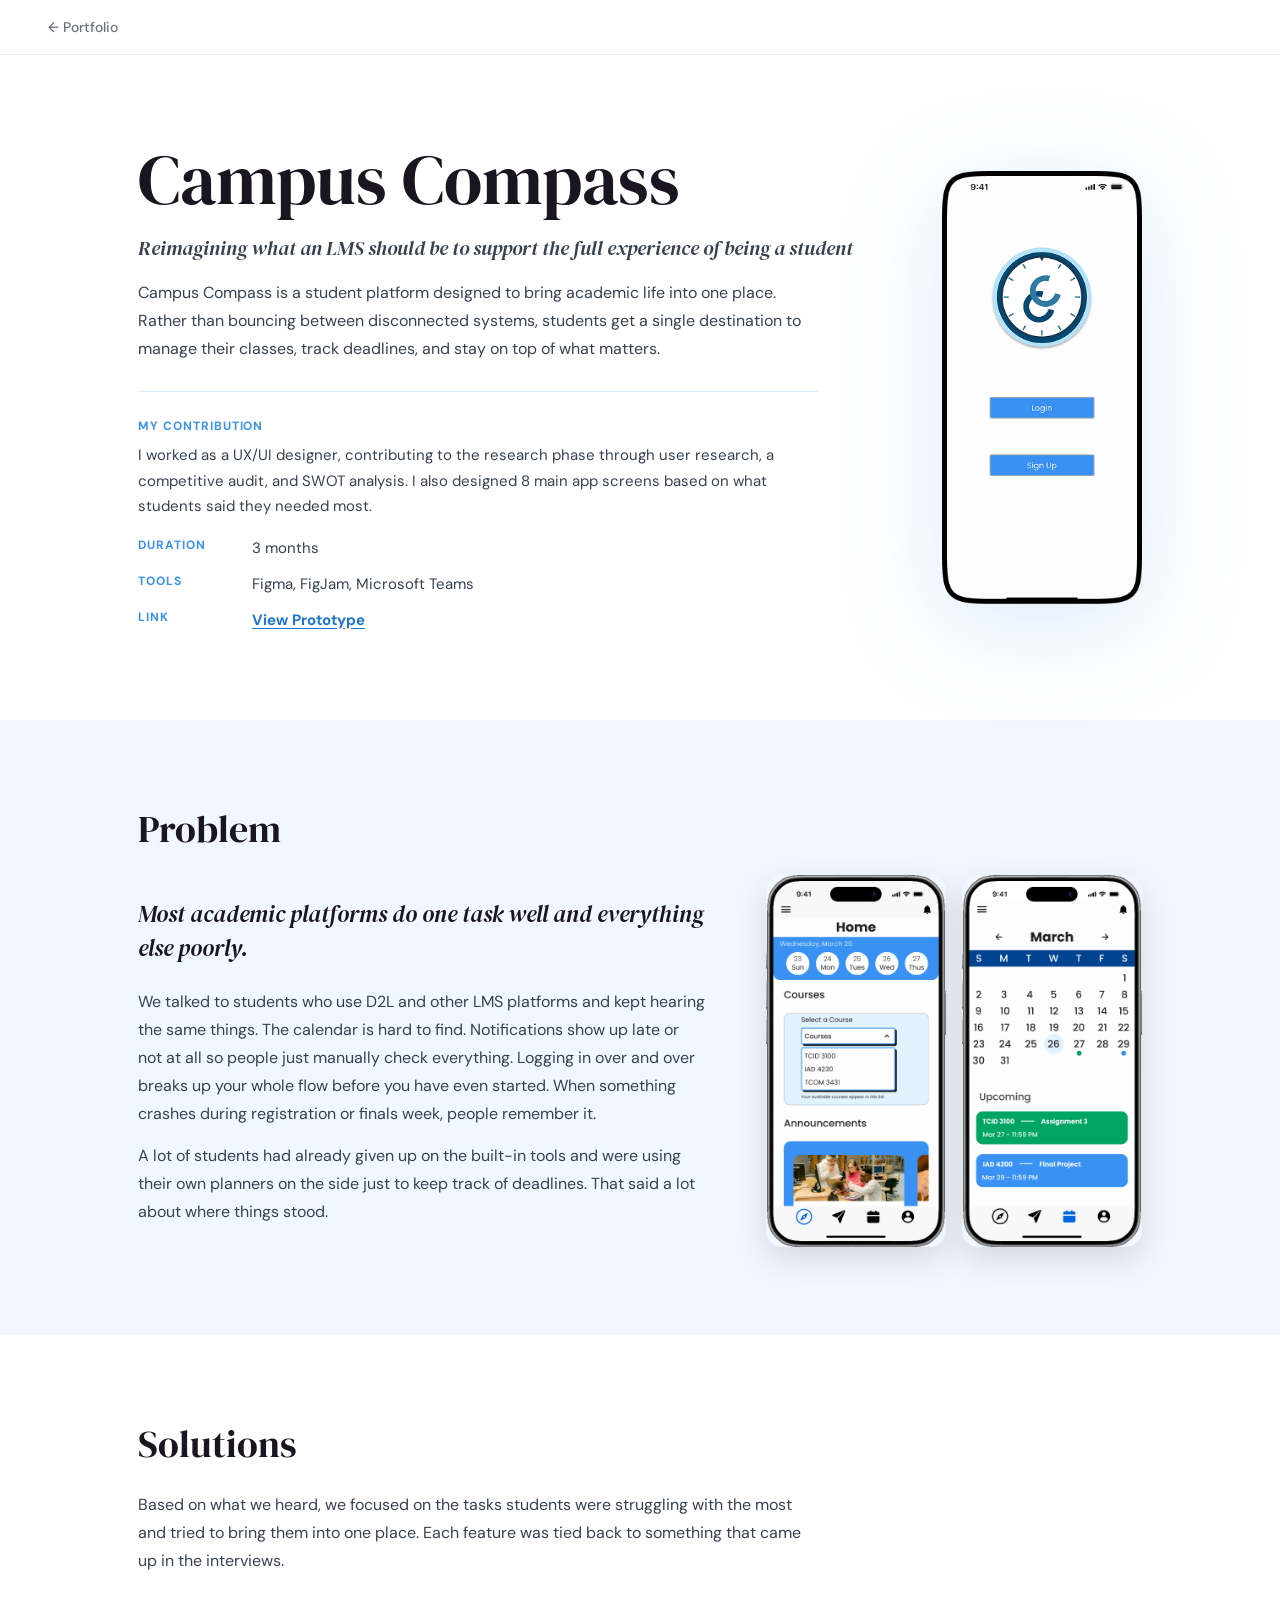
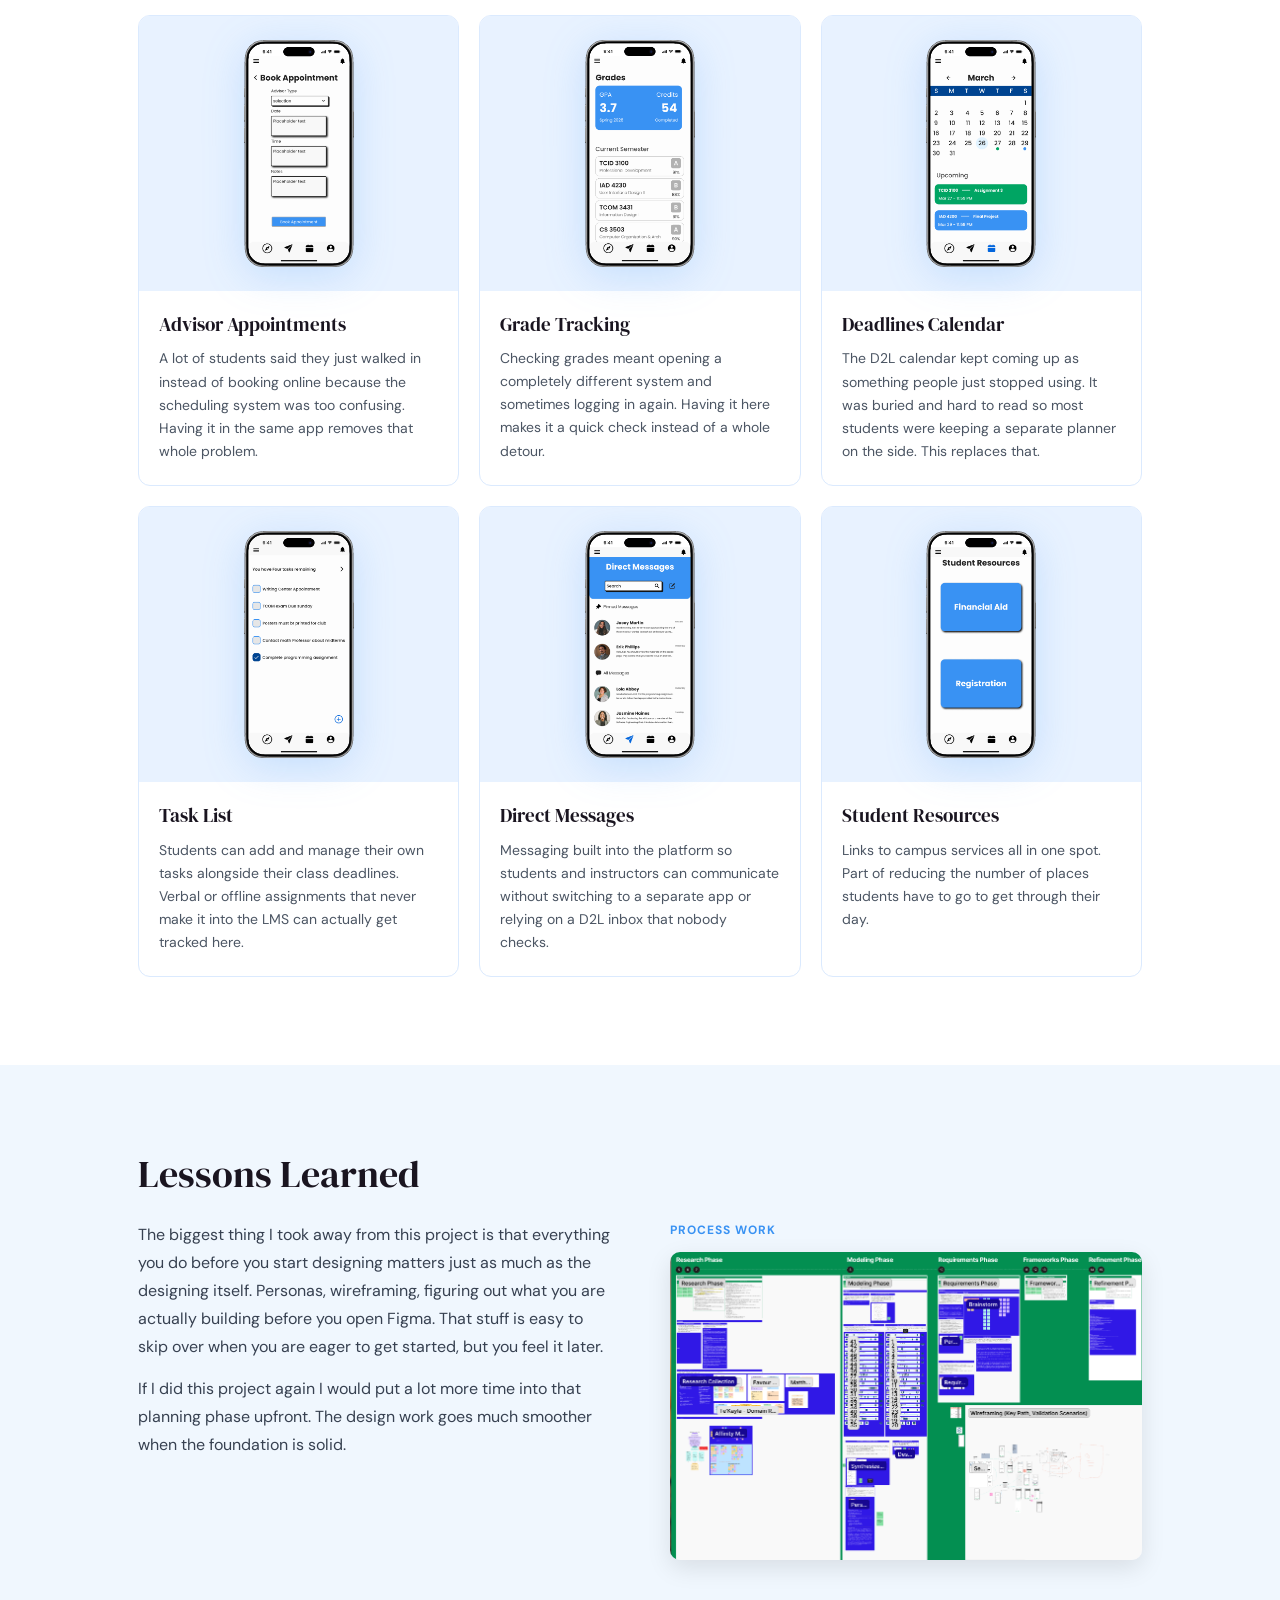
<file: campus-compass/index.html>
<!DOCTYPE html>
<html lang="en">
<head>
  <meta charset="UTF-8" />
  <meta name="viewport" content="width=device-width, initial-scale=1.0" />
  <title>Campus Compass</title>
  <link rel="preconnect" href="https://fonts.googleapis.com">
  <link rel="preconnect" href="https://fonts.gstatic.com" crossorigin>
  <link href="https://fonts.googleapis.com/css2?family=DM+Sans:ital,wght@0,300;0,400;0,500;0,600;0,700;1,400&family=DM+Serif+Display:ital@0;1&display=swap" rel="stylesheet">
  <link rel="stylesheet" href="/campus-compass/styles.css" />
</head>
<body>

<!-- BACK NAV -->
<nav class="back-nav">
  <a href="/index.html#projects">← Portfolio</a>
</nav>

<!-- INTRODUCTION -->
<section class="section white">
  <div class="container">
    <div class="intro-split">
      <div class="intro-text">
        <h1 class="page-title">Campus Compass</h1>
        <p class="intro-hook">Reimagining what an LMS should be to support the full experience of being a student</p>
        <p class="body-text">Campus Compass is a student platform designed to bring academic life into one place. Rather than bouncing between disconnected systems, students get a single destination to manage their classes, track deadlines, and stay on top of what matters.</p>
        <div class="project-meta" aria-label="Project details">
          <div class="meta-summary">
            <span class="meta-label">My Contribution</span>
            <p>I worked as a UX/UI designer, contributing to the research phase through user research, a competitive audit, and SWOT analysis. I also designed 8 main app screens based on what students said they needed most.</p>
          </div>
          <div class="meta-item">
            <span class="meta-label">Duration</span>
            <span>3 months</span>
          </div>
          <div class="meta-item">
            <span class="meta-label">Tools</span>
            <span>Figma, FigJam, Microsoft Teams</span>
          </div>
          <div class="meta-item">
            <span class="meta-label">Link</span>
            <a href="https://www.figma.com/proto/IguZeImLwIfHErtKYxwdQc/Team-Denny---Design-File--Campus-Compass-?node-id=774-2290&p=f&t=JuLgXbc2a0t9bIEN-1&scaling=scale-down&content-scaling=fixed&page-id=2%3A2&starting-point-node-id=849%3A2606&show-proto-sidebar=1" target="_blank" rel="noreferrer">View Prototype</a>
          </div>
        </div>
      </div>
      <div class="intro-phone">
        <img src="/campus-compass/images/login-screen.png" alt="Campus Compass app" />
      </div>
    </div>
  </div>
</section>

<!-- PROBLEM -->
<section class="section cream">
  <div class="container">
    <div class="label-row">
      <h2 class="section-title">Problem</h2>
    </div>
    <div class="problem-split">
      <div class="problem-text">
        <p class="pull-quote">Most academic platforms do one task well and everything else poorly.</p>
        <p class="body-text">We talked to students who use D2L and other LMS platforms and kept hearing the same things. The calendar is hard to find. Notifications show up late or not at all so people just manually check everything. Logging in over and over breaks up your whole flow before you have even started. When something crashes during registration or finals week, people remember it.</p>
        <p class="body-text">A lot of students had already given up on the built-in tools and were using their own planners on the side just to keep track of deadlines. That said a lot about where things stood.</p>
      </div>
      <div class="image-row">
        <div class="image-frame">
          <img src="/campus-compass/images/home-screen.png" alt="Campus Compass home screen" />
        </div>
        <div class="image-frame">
          <img src="/campus-compass/images/calendar-screen.png" alt="Campus Compass calendar screen" />
        </div>
      </div>
    </div>
  </div>
</section>

<!-- SOLUTIONS -->
<section class="section white">
  <div class="container">
    <div class="label-row">
      <h2 class="section-title">Solutions</h2>
    </div>
    <p class="body-text">Based on what we heard, we focused on the tasks students were struggling with the most and tried to bring them into one place. Each feature was tied back to something that came up in the interviews.</p>
    <div class="cards">

      <div class="card">
        <div class="card-img">
          <img src="/campus-compass/images/book-appointment-screen.png" alt="Book appointment screen" />
        </div>
        <div class="card-body">
          <h3 class="card-title">Advisor Appointments</h3>
          <p class="card-text">A lot of students said they just walked in instead of booking online because the scheduling system was too confusing. Having it in the same app removes that whole problem.</p>
        </div>
      </div>

      <div class="card">
        <div class="card-img">
          <img src="/campus-compass/images/all-grades-screen.png" alt="All grades screen" />
        </div>
        <div class="card-body">
          <h3 class="card-title">Grade Tracking</h3>
          <p class="card-text">Checking grades meant opening a completely different system and sometimes logging in again. Having it here makes it a quick check instead of a whole detour.</p>
        </div>
      </div>

      <div class="card">
        <div class="card-img">
          <img src="/campus-compass/images/calendar-screen.png" alt="Deadlines calendar screen" />
        </div>
        <div class="card-body">
          <h3 class="card-title">Deadlines Calendar</h3>
          <p class="card-text">The D2L calendar kept coming up as something people just stopped using. It was buried and hard to read so most students were keeping a separate planner on the side. This replaces that.</p>
        </div>
      </div>

      <div class="card">
        <div class="card-img">
          <img src="/campus-compass/images/tasks-list-screen.png" alt="Task list screen" />
        </div>
        <div class="card-body">
          <h3 class="card-title">Task List</h3>
          <p class="card-text">Students can add and manage their own tasks alongside their class deadlines. Verbal or offline assignments that never make it into the LMS can actually get tracked here.</p>
        </div>
      </div>

      <div class="card">
        <div class="card-img">
          <img src="/campus-compass/images/dms-screen.png" alt="Direct messages screen" />
        </div>
        <div class="card-body">
          <h3 class="card-title">Direct Messages</h3>
          <p class="card-text">Messaging built into the platform so students and instructors can communicate without switching to a separate app or relying on a D2L inbox that nobody checks.</p>
        </div>
      </div>

      <div class="card">
        <div class="card-img">
          <img src="/campus-compass/images/resources-screen.png" alt="Student resources screen" />
        </div>
        <div class="card-body">
          <h3 class="card-title">Student Resources</h3>
          <p class="card-text">Links to campus services all in one spot. Part of reducing the number of places students have to go to get through their day.</p>
        </div>
      </div>

    </div>
  </div>
</section>

<!-- LESSONS LEARNED -->
<section class="section cream">
  <div class="container">
    <div class="label-row">
      <h2 class="section-title">Lessons Learned</h2>
    </div>
    <div class="lessons-split">
      <div class="lessons-text">
        <p class="body-text">The biggest thing I took away from this project is that everything you do before you start designing matters just as much as the designing itself. Personas, wireframing, figuring out what you are actually building before you open Figma. That stuff is easy to skip over when you are eager to get started, but you feel it later.</p>
        <p class="body-text">If I did this project again I would put a lot more time into that planning phase upfront. The design work goes much smoother when the foundation is solid.</p>
      </div>
      <div class="lessons-media">
        <p class="process-label">Process Work</p>
        <img src="/campus-compass/images/planning.png" alt="FigJam project planning board" class="process-img" />
      </div>
    </div>
  </div>
</section>


</body>
</html>
</file>
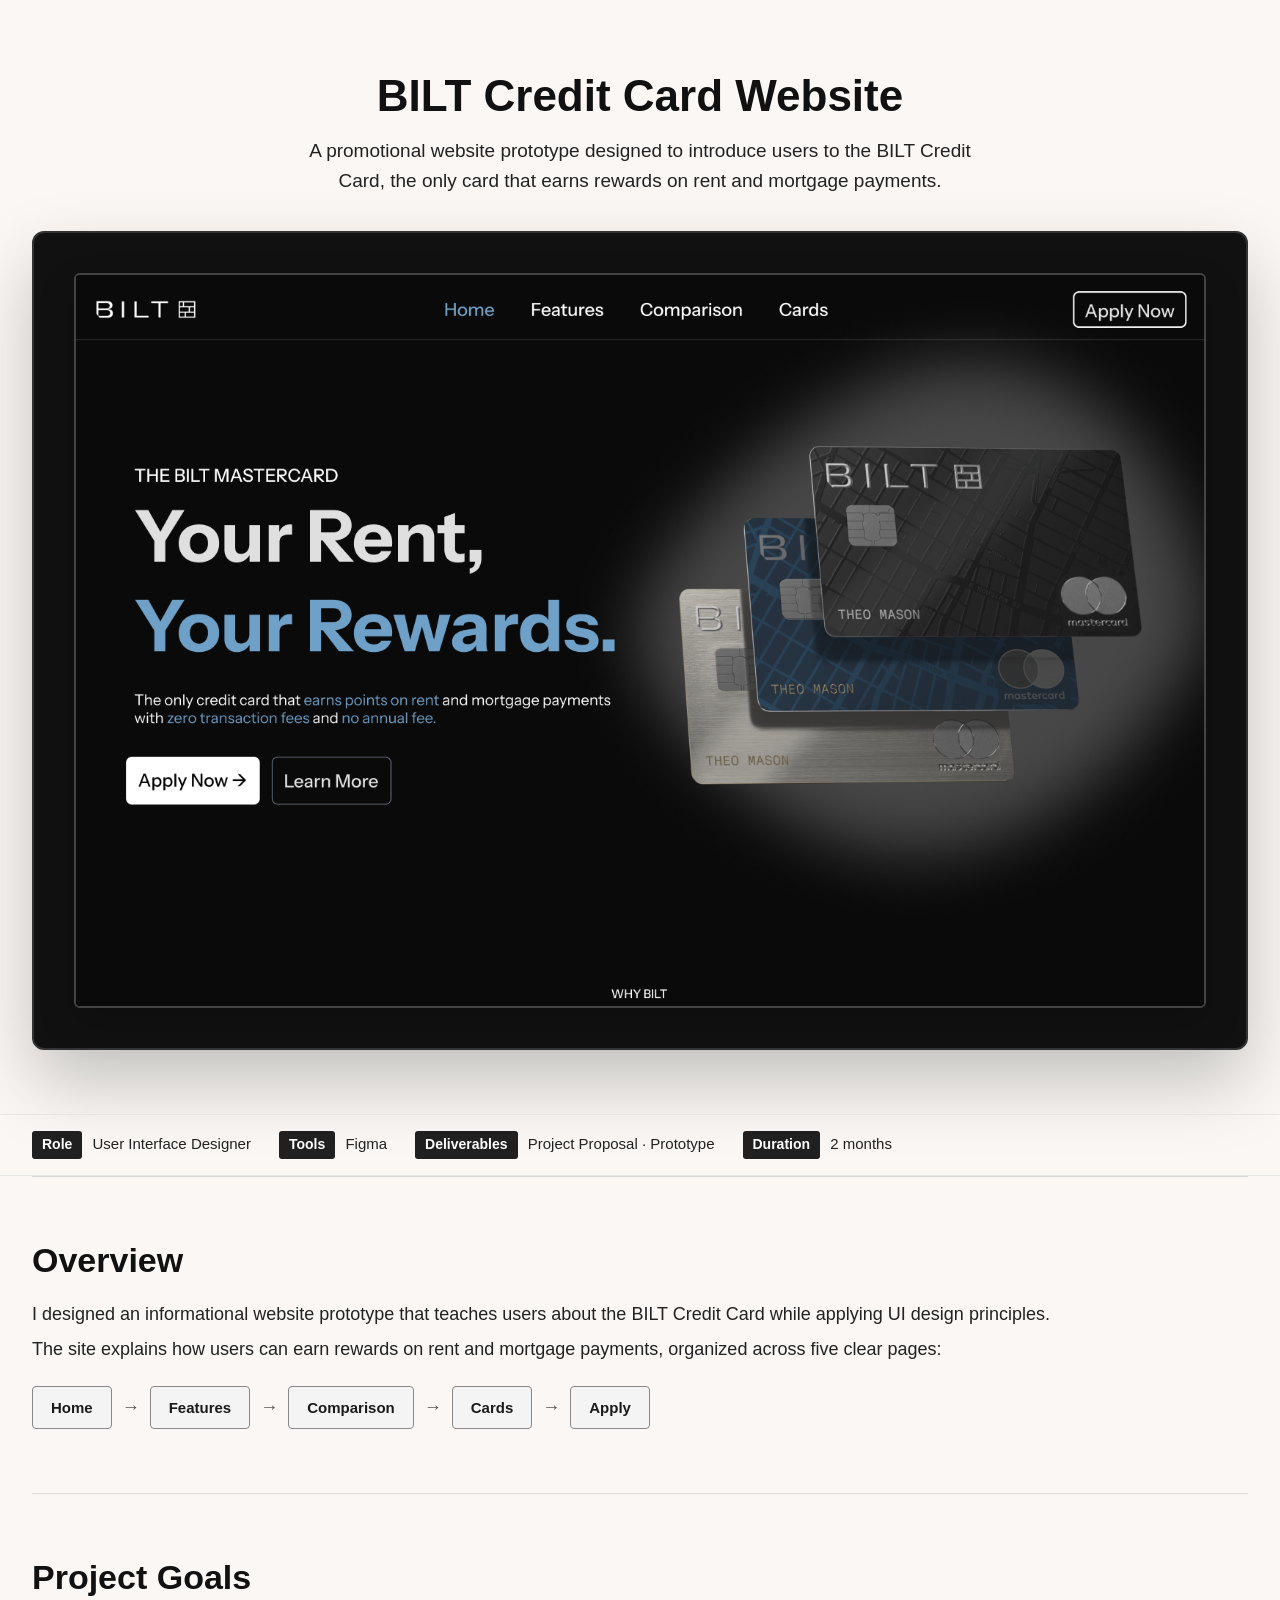
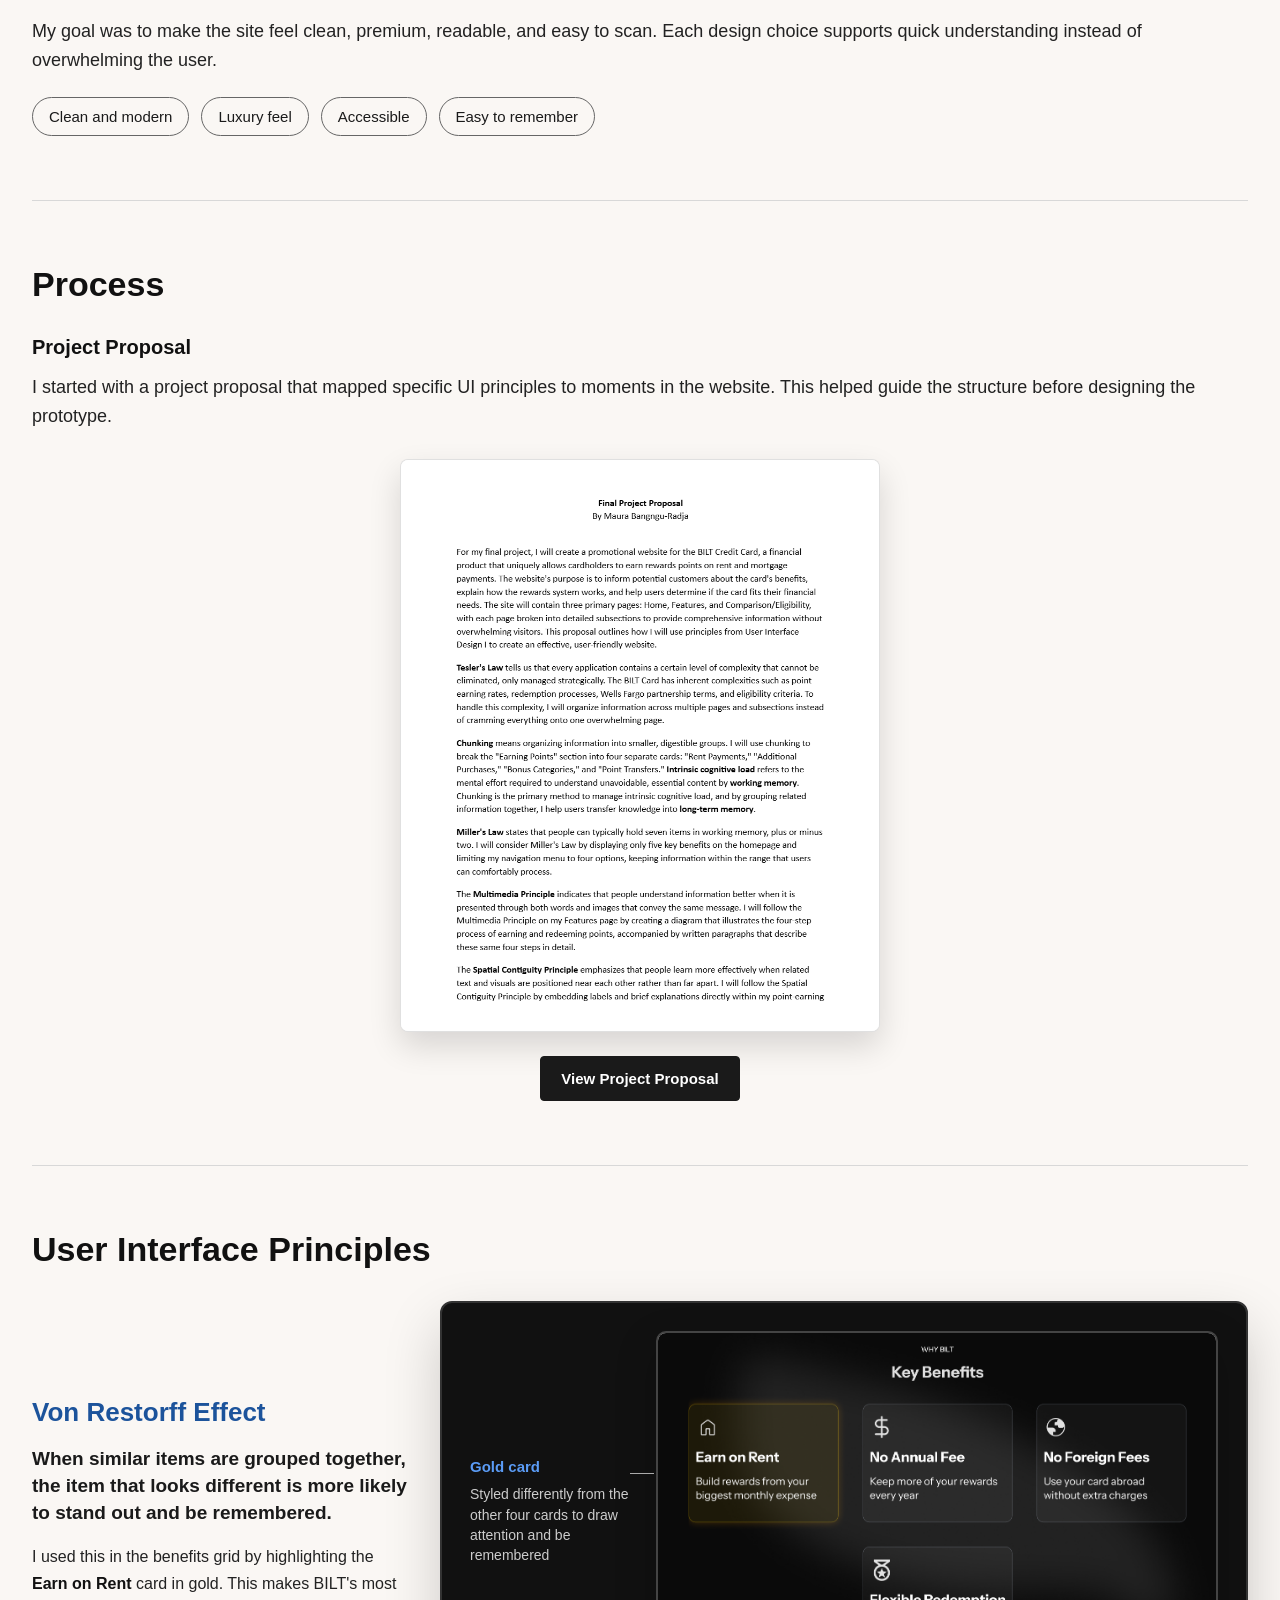
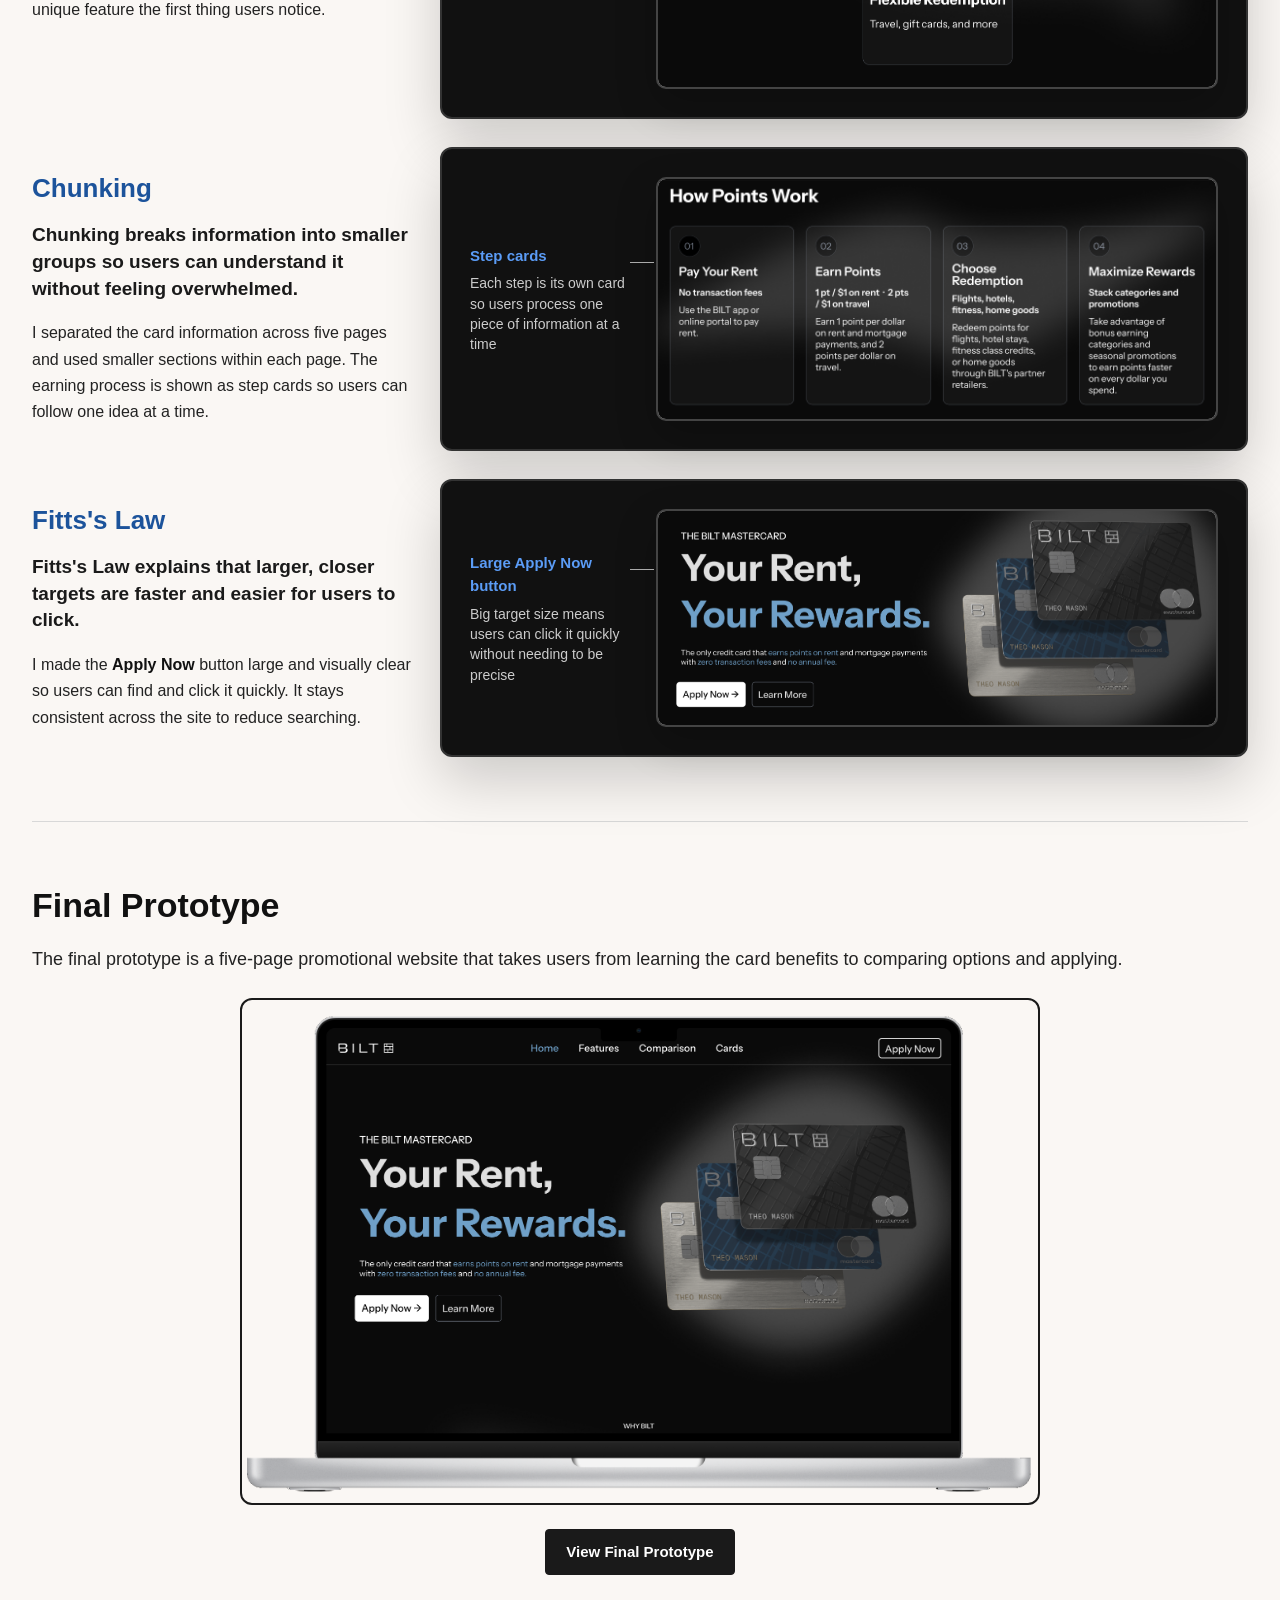
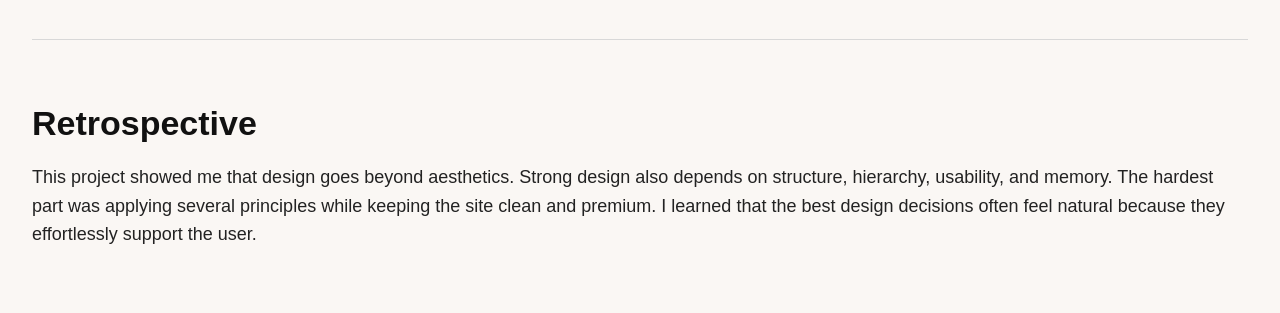
<file: final-process-page/index.html>
<!DOCTYPE html>
<html lang="en">
<head>
  <meta charset="UTF-8" />
  <meta name="viewport" content="width=device-width, initial-scale=1.0" />
  <title>BILT Credit Card Final Process Page</title>
  <link rel="stylesheet" href="/final-process-page/styles.css" />
</head>
<body>

<!-- HERO -->
<header class="hero-bg">
<div class="hero">
  <div class="hero-text">
    <h1>BILT Credit Card Website</h1>
    <p>A promotional website prototype designed to introduce users to the BILT Credit Card, the only card that earns rewards on rent and mortgage payments.</p>
  </div>
  <div class="hero-img">
    <img src="/final-process-page/images/bilt-home-page.png" alt="Screenshot of the final BILT Credit Card home page design" />
  </div>
</div>
</header>

<!-- META -->
<div class="meta-wrap">
  <div class="meta">
    <div class="meta-item"><span class="meta-label">Role</span> User Interface Designer</div>
    <div class="meta-item"><span class="meta-label">Tools</span> Figma</div>
    <div class="meta-item"><span class="meta-label">Deliverables</span> Project Proposal &middot; Prototype</div>
    <div class="meta-item"><span class="meta-label">Duration</span> 2 months</div>
  </div>
</div>

<!-- BODY -->
<div class="body-wrap">

  <!-- OVERVIEW -->
  <section>
    <h2 class="section-title">Overview</h2>
    <p class="body">I designed an informational website prototype that teaches users about the BILT Credit Card while applying UI design principles.</p>
    <p class="body">The site explains how users can earn rewards on rent and mortgage payments, organized across five clear pages:</p>
    <div class="site-flow">
      <div class="flow-step">Home</div>
      <div class="flow-arrow">&rarr;</div>
      <div class="flow-step">Features</div>
      <div class="flow-arrow">&rarr;</div>
      <div class="flow-step">Comparison</div>
      <div class="flow-arrow">&rarr;</div>
      <div class="flow-step">Cards</div>
      <div class="flow-arrow">&rarr;</div>
      <div class="flow-step">Apply</div>
    </div>
  </section>

  <section>
    <h2 class="section-title">Project Goals</h2>
    <p class="body">My goal was to make the site feel clean, premium, readable, and easy to scan. Each design choice supports quick understanding instead of overwhelming the user.</p>
    <div class="goals-pills">
      <div class="pill">Clean and modern</div>
      <div class="pill">Luxury feel</div>
      <div class="pill">Accessible</div>
      <div class="pill">Easy to remember</div>
    </div>
  </section>

  <!-- PROCESS -->
  <section>
    <h2 class="section-title">Process</h2>
    <h3 class="section-sub">Project Proposal</h3>
    <p class="body">I started with a project proposal that mapped specific UI principles to moments in the website. This helped guide the structure before designing the prototype.</p>
    <a href="/final-process-page/final-project-proposal.pdf" target="_blank" class="proposal">
      <img src="/final-process-page/images/final-project-proposal.png" alt="Final Project Proposal" />
    </a>
    <a href="/final-process-page/final-project-proposal.pdf" class="view-btn" target="_blank">View Project Proposal</a>
  </section>

  <!-- CONCEPTS -->
  <section>
    <h2 class="section-title">User Interface Principles</h2>

    <!-- Von Restorff -->
    <div class="concept">
      <div class="concept-left">
        <div class="concept-name">Von Restorff Effect</div>
        <p class="concept-def">When similar items are grouped together, the item that looks different is more likely to stand out and be remembered.</p>
        <p class="concept-desc">I used this in the benefits grid by highlighting the <strong>Earn on Rent</strong> card in gold. This makes BILT's most unique feature the first thing users notice.</p>
      </div>
      <div class="concept-media"><div class="anno-wrap">
        <div class="anno-left">
          <div class="anno-label">Gold card</div>
          <div class="anno-desc">Styled differently from the other four cards to draw attention and be remembered</div>
        </div>
        <div class="screenshot">
          <img src="/final-process-page/images/benefit-cards.png" alt="Benefit Cards" />
        </div>
      </div></div>
    </div>

    <!-- Chunking -->
    <div class="concept">
      <div class="concept-left">
        <div class="concept-name">Chunking</div>
        <p class="concept-def">Chunking breaks information into smaller groups so users can understand it without feeling overwhelmed.</p>
        <p class="concept-desc">I separated the card information across five pages and used smaller sections within each page. The earning process is shown as step cards so users can follow one idea at a time.</p>
      </div>
      <div class="concept-media"><div class="anno-wrap">
        <div class="anno-left">
          <div class="anno-label">Step cards</div>
          <div class="anno-desc">Each step is its own card so users process one piece of information at a time</div>
        </div>
        <div class="screenshot">
          <img src="/final-process-page/images/how-points-work.png" alt="Process Steps" />
        </div>
      </div></div>
    </div>

    <!-- Fitts's Law -->
    <div class="concept">
      <div class="concept-left">
        <div class="concept-name">Fitts's Law</div>
        <p class="concept-def">Fitts's Law explains that larger, closer targets are faster and easier for users to click.</p>
        <p class="concept-desc">I made the <strong>Apply Now</strong> button large and visually clear so users can find and click it quickly. It stays consistent across the site to reduce searching.</p>
      </div>
      <div class="concept-media"><div class="anno-wrap">
        <div class="anno-left">
          <div class="anno-label">Large Apply Now button</div>
          <div class="anno-desc">Big target size means users can click it quickly without needing to be precise</div>
        </div>
        <div class="screenshot">
          <img src="/final-process-page/images/apply-now-button.png" alt="Apply Now Button" />
        </div>
      </div></div>
    </div>

  </section>

  <!-- FINAL PROTOTYPE -->
  <section>
    <h2 class="section-title">Final Prototype</h2>
    <p class="body">The final prototype is a five-page promotional website that takes users from learning the card benefits to comparing options and applying.</p>
    <a href="https://www.figma.com/proto/wXwps6STZ5bed9gXga2lVU/BILT-Credit-Card-Promotional-Website?node-id=1-4&starting-point-node-id=1%3A4&t=JfOHnczhVEnAQYZE-1" target="_blank" class="proto-link">
      <div class="proto-screenshot">
        <img src="/final-process-page/images/prototype.png" alt="Final Prototype" />
      </div>
    </a>
    <a href="https://www.figma.com/proto/wXwps6STZ5bed9gXga2lVU/BILT-Credit-Card-Promotional-Website?node-id=1-4&starting-point-node-id=1%3A4&t=JfOHnczhVEnAQYZE-1" target="_blank" class="view-btn">View Final Prototype</a>
  </section>

  <!-- RETROSPECTIVE -->
 <section>
    <h2 class="section-title">Retrospective</h2>
    <p class="body">This project showed me that design goes beyond aesthetics. Strong design also depends on structure, hierarchy, usability, and memory. The hardest part was applying several principles while keeping the site clean and premium. I learned that the best design decisions often feel natural because they effortlessly support the user.</p>
  </section>

</div>

</body>
</html>
</file>
<file: campus-compass/styles.css>
* { margin: 0; padding: 0; box-sizing: border-box; }

body {
  font-family: 'DM Sans', Arial, Helvetica, sans-serif;
  background: #fff;
  color: #1a1520;
  line-height: 1.6;
}

a { color: inherit; text-decoration: none; }
a:focus-visible, button:focus-visible {
  outline: 3px solid #3992F3;
  outline-offset: 2px;
}

/* ── Back nav ─────────────────────────────────────────── */
.back-nav {
  padding: 14px 48px;
  border-bottom: 1px solid #e5eef8;
  position: sticky;
  top: 0;
  background: #fff;
  z-index: 100;
}
.back-nav a {
  font-size: 14px;
  font-weight: 500;
  color: #6b7280;
}
.back-nav a:hover { color: #3992F3; }

/* ── Sections ─────────────────────────────────────────── */
.section { padding: 88px 0; }
.cream { background: #f0f7fe; }
.white { background: #fff; }

.container {
  max-width: 1100px;
  margin: 0 auto;
  padding: 0 48px;
}

/* ── Introduction ─────────────────────────────────────── */
.intro-split {
  display: grid;
  grid-template-columns: 1fr auto;
  gap: 72px;
  align-items: center;
}
.eyebrow {
  font-size: 12px;
  font-weight: 600;
  text-transform: uppercase;
  letter-spacing: 0.12em;
  color: #3992F3;
  margin-bottom: 14px;
}
.page-title {
  font-family: 'DM Serif Display', Georgia, serif;
  font-size: clamp(44px, 5.5vw, 72px);
  font-weight: 400;
  color: #1a1520;
  line-height: 1.05;
  margin-bottom: 16px;
}
.intro-hook {
  font-family: 'DM Serif Display', Georgia, serif;
  font-style: italic;
  font-size: 20px;
  color: #374151;
  line-height: 1.5;
  margin-bottom: 16px;
}
.intro-phone img {
  width: 200px;
  display: block;
  filter: drop-shadow(0 20px 48px rgba(57, 146, 243, 0.18));
}
.project-meta {
  display: grid;
  gap: 12px;
  margin-top: 28px;
  max-width: 680px;
  border-top: 1px solid #dbeafe;
  padding-top: 20px;
}
.meta-summary {
  margin-bottom: 4px;
}
.meta-summary p {
  margin-top: 6px;
  font-size: 15px;
  color: #374151;
  line-height: 1.7;
}
.meta-item {
  display: grid;
  grid-template-columns: 96px 1fr;
  gap: 18px;
  font-size: 15px;
  color: #374151;
  line-height: 1.6;
}
.meta-label {
  font-size: 12px;
  font-weight: 700;
  color: #3992F3;
  text-transform: uppercase;
  letter-spacing: 0.08em;
}
.meta-item a {
  color: #1f74d1;
  font-weight: 700;
  text-decoration: underline;
  text-underline-offset: 3px;
}
.meta-item a:hover { color: #155da8; }

/* ── Section headings ─────────────────────────────────── */
.label-row {
  display: flex;
  align-items: baseline;
  gap: 14px;
  margin-bottom: 24px;
}
.section-num {
  font-family: 'DM Serif Display', serif;
  font-style: italic;
  font-size: 15px;
  color: #3992F3;
  letter-spacing: 0.04em;
}
.section-title {
  font-family: 'DM Serif Display', Georgia, serif;
  font-size: 38px;
  font-weight: 400;
  color: #1a1520;
  line-height: 1.15;
}

/* ── Pull quote ───────────────────────────────────────── */
.pull-quote {
  font-family: 'DM Serif Display', Georgia, serif;
  font-style: italic;
  font-size: 23px;
  color: #1a1520;
  line-height: 1.5;
  max-width: 700px;
  margin-bottom: 22px;
}

/* ── Body text ────────────────────────────────────────── */
.body-text {
  font-size: 16px;
  color: #374151;
  line-height: 1.75;
  max-width: 680px;
  margin-bottom: 14px;
}
.body-text:last-of-type { margin-bottom: 0; }

/* ── Problem layout ───────────────────────────────────── */
.problem-split {
  display: grid;
  grid-template-columns: 1fr auto;
  gap: 60px;
  align-items: center;
}
.problem-text .pull-quote,
.problem-text .body-text { max-width: 100%; }

.image-row {
  display: flex;
  gap: 16px;
  align-items: flex-start;
}
.image-frame {
  border-radius: 16px;
  overflow: hidden;
  width: 180px;
  flex-shrink: 0;
  box-shadow: 0 12px 32px rgba(0, 0, 0, 0.12);
}
.image-frame img { width: 100%; display: block; }

/* ── Solution cards ───────────────────────────────────── */
.cards {
  display: grid;
  grid-template-columns: repeat(3, 1fr);
  gap: 20px;
  margin-top: 40px;
}
.card {
  border-radius: 12px;
  overflow: hidden;
  background: #fff;
  border: 1px solid #dbeafe;
}
.card-img {
  background: #e8f2ff;
  display: flex;
  justify-content: center;
  align-items: center;
  padding: 24px;
  min-height: 200px;
}
.card-img img {
  width: 110px;
  display: block;
  margin: 0 auto;
  filter: drop-shadow(0 8px 20px rgba(57, 146, 243, 0.2));
}
.card-body { padding: 18px 20px 22px; }
.card-title {
  font-family: 'DM Serif Display', serif;
  font-size: 19px;
  font-weight: 400;
  color: #1a1520;
  margin-bottom: 8px;
}
.card-text {
  font-size: 14px;
  color: #4b5563;
  line-height: 1.65;
}

/* ── Lessons ──────────────────────────────────────────── */
.lessons-split {
  display: grid;
  grid-template-columns: 1fr 1fr;
  gap: 60px;
  align-items: start;
  margin-top: 8px;
}
.lessons-text .body-text { max-width: 100%; }

/* ── Process image ────────────────────────────────────── */
.process-label {
  font-size: 12px;
  font-weight: 700;
  color: #3992F3;
  text-transform: uppercase;
  letter-spacing: 0.08em;
  margin-bottom: 12px;
}
.process-img {
  width: 100%;
  border-radius: 10px;
  box-shadow: 0 8px 24px rgba(0, 0, 0, 0.1);
}

/* ── Mobile ───────────────────────────────────────────── */
@media (max-width: 768px) {
  .back-nav { padding: 12px 20px; }
  .container { padding: 0 20px; }
  .section { padding: 64px 0; }
  .intro-split { grid-template-columns: 1fr; gap: 36px; }
  .intro-phone { display: flex; justify-content: center; }
  .meta-item { grid-template-columns: 1fr; gap: 2px; }
  .page-title { font-size: 40px; }
  .section-title { font-size: 30px; }
  .pull-quote { font-size: 19px; }
  .cards { grid-template-columns: 1fr; }
  .problem-split { grid-template-columns: 1fr; }
  .image-row { justify-content: center; }
  .lessons-split { grid-template-columns: 1fr; gap: 40px; }
}
</file>
<file: final-process-page/styles.css>
* { margin: 0; padding: 0; box-sizing: border-box; }

body {
  font-family: Arial, Helvetica, sans-serif;
  background: #faf7f4;
  color: #1a1a1a;
  line-height: 1.55;
  font-size: 18px;
}

a { color: #1a1a1a; }
a:focus-visible,
button:focus-visible {
  outline: 3px solid #5b9cf6;
  outline-offset: 2px;
}

.body-wrap {
  max-width: 1400px;
  margin: 0 auto;
  padding: 0 32px;
}

section {
  padding: 64px 0;
  border-top: 1px solid #d8d8d8;
}

/* Hero */
.hero-bg {
  background: #faf7f4;
}
.hero {
  max-width: 1400px;
  margin: 0 auto;
  padding: 72px 32px 64px;
}
.hero-text h1 {
  font-size: 44px;
  font-weight: bold;
  line-height: 1.1;
  margin-bottom: 16px;
  color: #111;
  text-align: center;
}
.hero-text p {
  max-width: 680px;
  margin: 0 auto;
  color: #222;
  font-size: 19px;
  line-height: 1.55;
  text-align: center;
}
.hero-img {
  margin-top: 36px;
  background: #111;
  border: 2px solid #333;
  border-radius: 12px;
  box-shadow: 0 32px 72px rgba(0, 0, 0, 0.22);
  padding: 40px;
}
.hero-img img {
  width: 100%;
  display: block;
  border-radius: 6px;
  border: 2px solid #444;
  box-shadow: 0 16px 36px rgba(0, 0, 0, 0.18);
}

/* Meta */
.meta-wrap { border-top: 1px solid #e5e5e5; border-bottom: 1px solid #e5e5e5; }
.meta {
  max-width: 1400px;
  margin: 0 auto;
  padding: 16px 32px;
  display: flex;
  flex-wrap: wrap;
  gap: 10px 28px;
}
.meta-item { font-size: 15px; color: #222; }
.meta-label {
  display: inline-block;
  margin-right: 6px;
  padding: 3px 10px;
  border-radius: 3px;
  background: #202020;
  color: #fff;
  font-weight: bold;
  font-size: 14px;
}

/* Typography */
.section-title {
  font-size: 34px;
  font-weight: bold;
  line-height: 1.15;
  margin-bottom: 20px;
  color: #111;
  letter-spacing: 0;
}
.section-sub { font-size: 20px; font-weight: bold; margin: 28px 0 10px; color: #111; }
p.body {
  color: #222;
  font-size: 18px;
  line-height: 1.6;
  margin-bottom: 6px;
}
p.body:last-child { margin-bottom: 0; }
strong { color: #111; }

/* Goals */
.goals-pills { display: flex; gap: 12px; margin-top: 22px; flex-wrap: wrap; }
.pill {
  border: 1px solid #666;
  border-radius: 999px;
  padding: 7px 16px;
  color: #1a1a1a;
  font-size: 15px;
}

/* Site flow diagram */
.site-flow {
  display: flex;
  align-items: center;
  gap: 10px;
  margin-top: 22px;
  flex-wrap: wrap;
}
.flow-step {
  border: 1px solid #888;
  background: #f4f4f4;
  border-radius: 4px;
  padding: 9px 18px;
  color: #1a1a1a;
  font-size: 15px;
  font-weight: bold;
}
.flow-arrow {
  color: #555;
  font-size: 18px;
}

/* Proposal */
.proposal {
  display: block;
  max-width: 480px;
  margin: 28px auto 0;
}
.proposal img {
  width: 100%;
  background: #fff;
  border: 1px solid rgba(0,0,0,0.12);
  border-radius: 8px;
  box-shadow: 0 14px 32px rgba(0, 0, 0, 0.14);
  display: block;
  transition: box-shadow 0.2s ease;
}
.proposal:hover img {
  box-shadow: 0 14px 32px rgba(0, 0, 0, 0.14), 0 0 0 3px #5b9cf6;
}

/* Concepts */
.concept {
  display: grid;
  grid-template-columns: minmax(280px, 380px) minmax(0, 1fr);
  gap: 28px;
  align-items: start;
  margin-bottom: 28px;
}
.section-title + .concept { margin-top: 32px; }
.concept:last-child { margin-bottom: 0; }
.concept-left {
  align-self: center;
  display: flex;
  flex-direction: column;
  gap: 18px;
}
.concept-name {
  color: #1C539B;
  font-size: 26px;
  font-weight: bold;
  line-height: 1.2;
}
.concept-def {
  color: #1a1a1a;
  font-size: 19px;
  font-weight: bold;
  line-height: 1.4;
}
.concept-desc {
  color: #222;
  font-size: 16px;
  line-height: 1.65;
}

/* Screenshot tinted container */
.concept-media {
  background: #111;
  border: 2px solid #333;
  border-radius: 12px;
  padding: 28px;
  box-shadow: 0 24px 56px rgba(0, 0, 0, 0.18);
}

/* Annotation layout */
.anno-wrap {
  display: grid;
  grid-template-columns: 160px minmax(0, 1fr);
  gap: 26px;
  align-items: center;
}
.anno-left {
  position: relative;
  display: flex;
  flex-direction: column;
}
.anno-left::after {
  content: "";
  position: absolute;
  top: 18px;
  left: 100%;
  width: 24px;
  border-top: 1.5px solid #aaa;
}
.anno-label { font-size: 15px; font-weight: bold; margin-bottom: 6px; color: #5b9cf6; }
.anno-desc { font-size: 14px; color: #ccc; line-height: 1.45; }
.screenshot {
  background: #fff;
  border: 2px solid #444;
  border-radius: 10px;
  box-shadow: 0 16px 40px rgba(0, 0, 0, 0.22);
  overflow: hidden;
}
.screenshot img { width: 100%; display: block; }

/* Prototype */
.proto-screenshot {
  background: #faf7f4;
    border: 2px solid #1a1a1a;
  border-radius: 12px;
  /* box-shadow: 0 32px 72px rgba(0, 0, 0, 0.22); */
  overflow: hidden;
  transition: box-shadow 0.2s ease;
}
.proto-screenshot img { width: 100%; display: block; }

/* Prototype link */
.proto-link { display: block; margin: 24px auto 0; max-width: 800px; }
.proto-link:hover .proto-screenshot { box-shadow: 0 32px 72px rgba(0, 0, 0, 0.22), 0 0 0 3px #5b9cf6; }

/* Button */
.view-btn {
  display: block;
  width: fit-content;
  margin: 24px auto 0;
  color: #fff;
  background: #1a1a1a;
  border: 1px solid #1a1a1a;
  border-radius: 4px;
  padding: 10px 20px;
  font-size: 15px;
  font-weight: bold;
  text-decoration: none;
  text-align: center;
}
.view-btn { transition: background 0.2s ease, border-color 0.2s ease; }
.view-btn:hover { background: #333; border-color: #333; }

@media (max-width: 760px) {
  body { font-size: 17px; }

  .body-wrap,
  .hero,
  .meta {
    padding-left: 18px;
    padding-right: 18px;
  }

  .hero-text h1 { font-size: 32px; }
  .hero-text p { font-size: 17px; }
  .section-title { font-size: 26px; }

  .concept {
    display: block;
  }

  .concept-left {
    margin-bottom: 18px;
  }

  .concept-media {
    padding: 18px;
  }

  .anno-wrap {
    grid-template-columns: 1fr;
  }

  .anno-left::after {
    display: none;
  }
}
</file>
